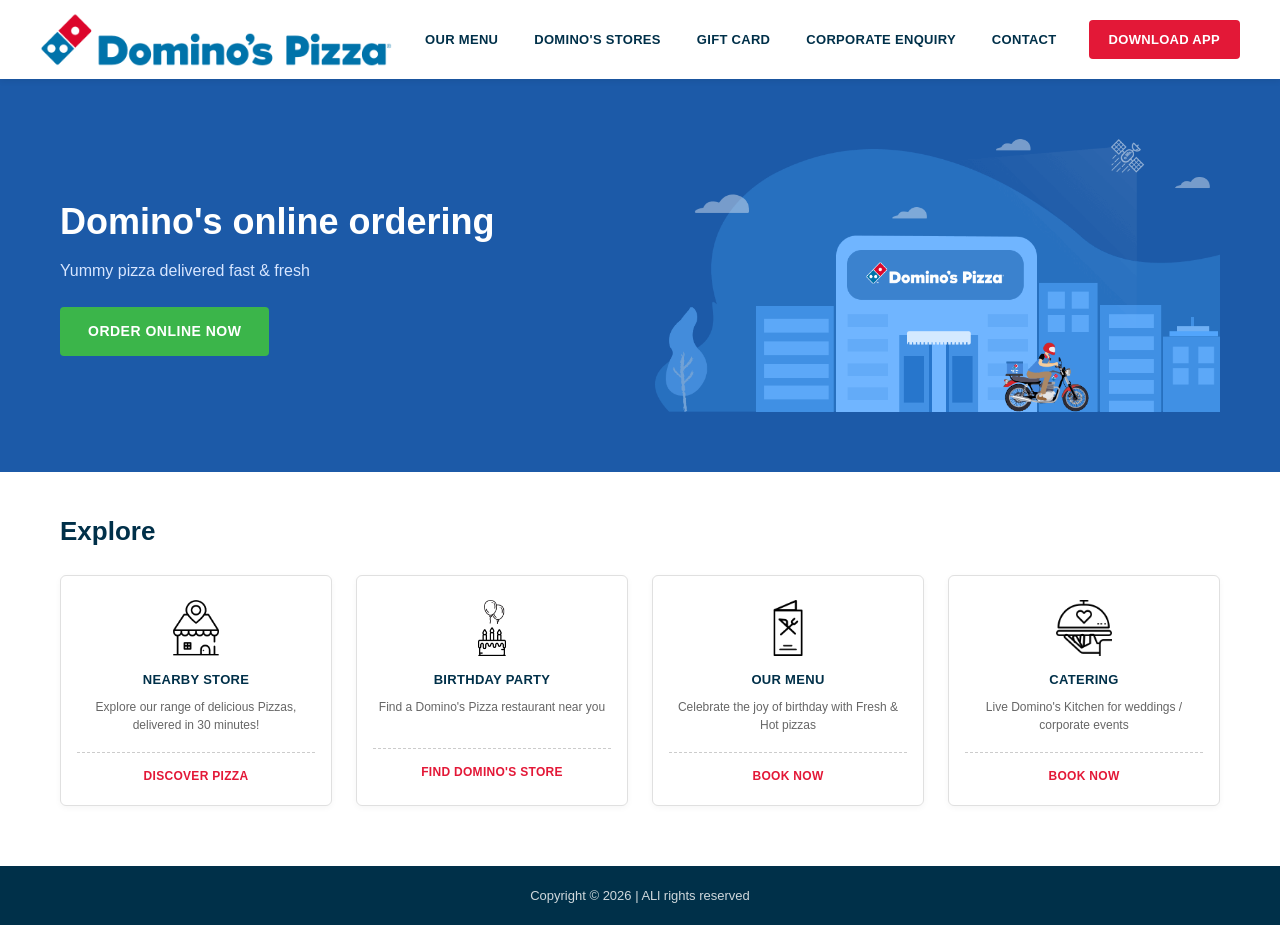
<file: Dominos-web/index.html>
<!DOCTYPE html>
<html lang="en">

<head>
    <meta charset="UTF-8">
    <meta name="viewport" content="width=device-width, initial-scale=1.0">
    <title>Domino's</title>
    <link rel="stylesheet" href="css/style.css">
</head>

<body>

    <header>
        <div class="logo">
            <img src="img/logo.png" alt="">
        </div>
        <ul>
            <li>
                <img src="img/logo.png" alt="">
                <a href="https://www.dominos.co.in/menu">OUR MENU</a>
                <a href="https://www.dominos.co.in/store-location/">DOMINO'S STORES</a>
                <a href="https://www.dominos.co.in/gift-vouchers">GIFT CARD</a>
                <a href="https://www.dominos.co.in/virtual-pizza-party">CORPORATE ENQUIRY</a>
                <a href="https://www.dominos.co.in/contact">CONTACT</a>
                <a href="https://play.google.com/store/apps/details?id=com.Dominos">Download App</a>
            </li>
        </ul>
    </header>
    <main>
        <div class="hero">
            <div class="hero-text">
                <h1>Domino's online ordering</h1>
                <p>Yummy pizza delivered fast & fresh</p>
                <a href="https://pizzaonline.dominos.co.in">ORDER ONLINE NOW</a>
            </div>
            <div class="hero-image">
                <img src="img/bg.png" alt="">
            </div>
        </div>

        <h2>Explore</h2>
        <div class="explore-grid"> 
            <span>
                <img src="img/store.png" alt="OUR MENU">
                <h3>NEARBY STORE</h3>
                <p>Explore our range of delicious Pizzas, delivered in 30 minutes!</p>
                <a href="https://www.dominos.co.in/menu">DISCOVER PIZZA</a>
            </span>
            <span>
                <img src="img/birthday.png" alt="NEARBY STORE">
                <h3>BIRTHDAY PARTY</h3>
                <p>Find a Domino's Pizza restaurant near you</p>
                <a href="https://www.dominos.co.in/store-location/">FIND DOMINO'S STORE</a>
            </span>
            <span>
                <img src="img/menu.png" alt="BIRTHDAY PARTY">
                <h3>OUR MENU</h3>
                <p>Celebrate the joy of birthday with Fresh & Hot pizzas</p>
                <a href="https://www.dominos.co.in/wedding">BOOK NOW</a>
            </span>
            <span>
                <img src="img/catering.png" alt="CATERING">
                <h3>CATERING</h3>
                <p>Live Domino's Kitchen for weddings / corporate events</p>
                <a href="https://www.dominos.co.in/wedding">BOOK NOW</a>
            </span>
        </div>
    </main>
    <footer>
        Copyright &copy; 2026 | ALl rights reserved
    </footer>
    <script src="js/script.js"></script>
</body>

</html>
</file>
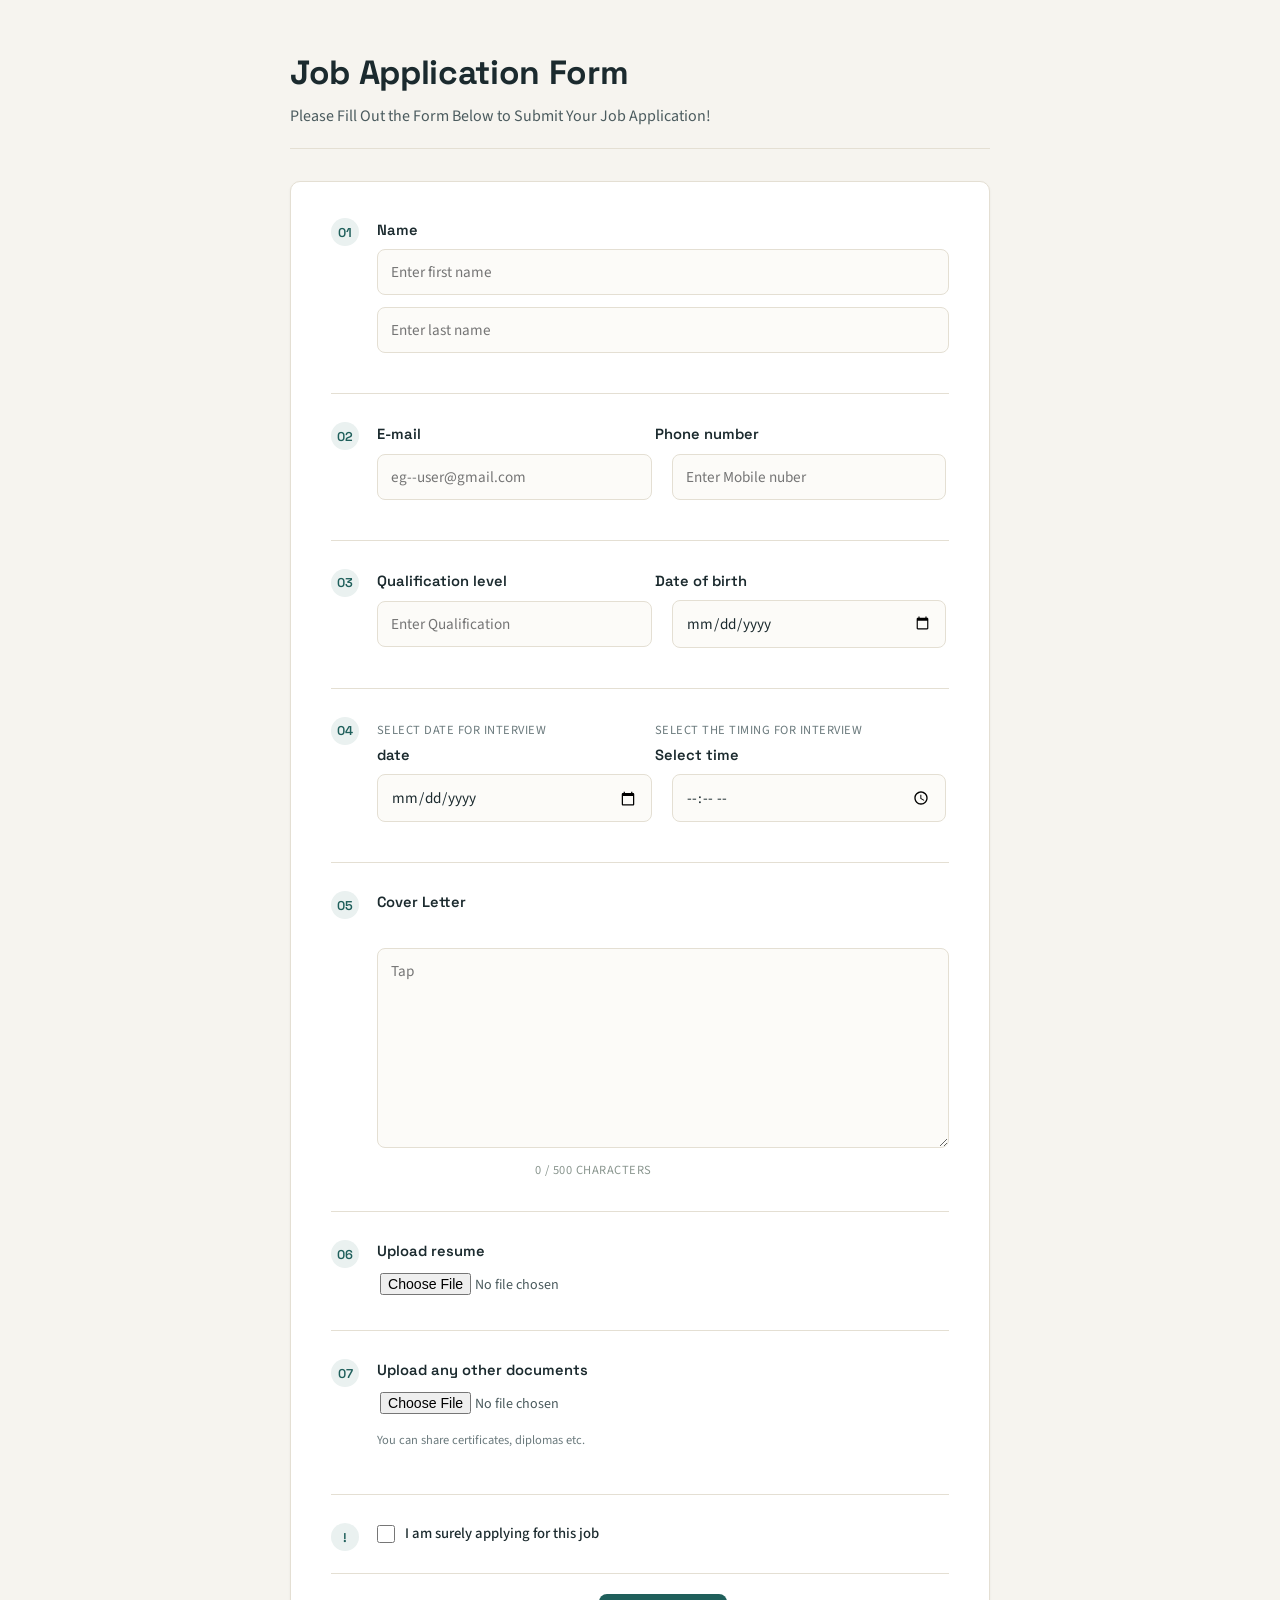
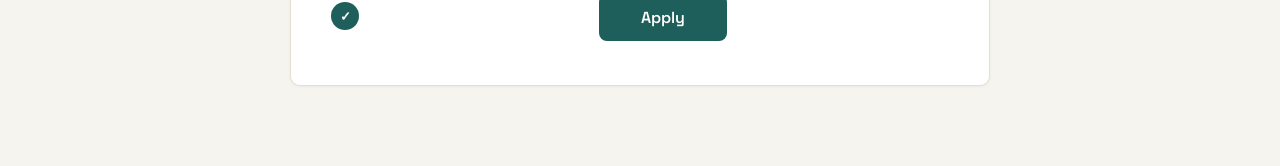
<file: Job-application-form/index.html>
<!DOCTYPE html>
<html lang="en">

<head>
    <meta charset="UTF-8">
    <meta name="viewport" content="width=device-width, initial-scale=1.0">
    <title>Job application</title>
    <link rel="stylesheet" href="css/style.css">
</head>

<body>

    <h1>Job Application Form</h1>
    <h3>Please Fill Out the Form Below to Submit Your Job Application!</h3>
    <hr>


    <form action="/none">

        <div>
            <label for="name">Name</label>
            <br>
            <input id="name" type="text" placeholder="Enter first name" required>
            <input id="name" type="text" placeholder="Enter last name" required>
        </div>

        <div>
            <span>
                <label for="email">E-mail</label>
                <label for="phn">Phone number</label>
                <!--The phonenumber should be placed up before input Mobile number block-->
                <br>
                <input type="email" id="email" placeholder="eg--user@gmail.com" required>
                <input id="phn" type="tel" maxlength="10" placeholder="Enter Mobile nuber" required>
            </span>
        </div>
        <div>
            <span>
                <label for="education">Qualification level</label>
                <label for="dob">Date of birth</label>
                <br>
                <input id="education" type="text" placeholder="Enter Qualification" required>
                <input type="date" name="dob" id="dob" required>
            </span>
        </div>
        <div>
            <span>
                <small>Select date for interview</small> <small>Select the timing for interview</small>
                <br>
                <label for="interview">date</label>
                <label for="time">Select time</label>
                <br>
                <input type="date" name="interview" id="interview" required>
                <input type="time" name="time" id="time" required>
                <br>
            </span>

        </div>
        <div>
            <span>
                <h5>Cover Letter</h5>
                <label for="type"></label>
                <textarea name="type" id="type" rows="8" placeholder="Tap" cols="45"></textarea>
            </span>
        </div>
        <div>

            <h5>Upload resume</h5>
            <label for="resume"></label>
            <input type="file" name="resume" id="resume" required>

        </div>
        <div>
            <h5>Upload any other documents</h5>
            <label for="doc"></label>
            <input type="file" name="doc" id="doc">
            <p><small>You can share certificates, diplomas etc.</small></p>
        </div>
        <div>
            <input type="checkbox" name="checkbox" id="checkbox">
            <label for="checkbox">I am surely applying for this job</label>
        </div>
        <!-- at bottom senter -->
        <div>
            <button type="submit">Apply</button>
        </div>

    </form>
    <script src="js/scripts.js"></script>
</body>
</html>
</file>
<file: Dominos-web/css/style.css>
/* Code written by AI */

* {
  margin: 0;
  padding: 0;
  box-sizing: border-box;
}

body {
  font-family: "Segoe UI", Arial, Helvetica, sans-serif;
  color: #1a1a1a;
  line-height: 1.5;
}

a {
  text-decoration: none;
  color: inherit;
}

ul {
  list-style: none;
}

img {
  max-width: 100%;
  display: block;
}

/* ============================================
   HEADER
   ============================================ */

header {
  display: flex;
  align-items: center;
  justify-content: space-between;
  padding: 12px 40px;
  background-color: #ffffff;
  box-shadow: 0 2px 6px rgba(0, 0, 0, 0.08);
  position: sticky;
  top: 0;
  z-index: 100;
  flex-wrap: wrap;
  gap: 12px;
}

header .logo img {
  height: 55px;
  width: auto;
}

header ul {
  display: flex;
  align-items: center;
  gap: 28px;
}

header ul li {
  display: flex;
  align-items: center;
  gap: 28px;
  flex-wrap: wrap;
}

header ul li img {
  display: none;
}

header ul li a {
  font-size: 13px;
  font-weight: 700;
  letter-spacing: 0.3px;
  color: #003049;
  text-transform: uppercase;
  padding: 8px 4px;
  position: relative;
  transition: color 0.2s ease;
  white-space: nowrap;
}

header ul li a::after {
  content: "";
  position: absolute;
  left: 0;
  bottom: 0;
  height: 2px;
  width: 0%;
  background-color: #e31837;
  transition: width 0.25s ease;
}

header ul li a:hover {
  color: #e31837;
}

header ul li a:hover::after {
  width: 100%;
}

header ul li a:last-child {
  background-color: #e31837;
  color: #ffffff !important;
  padding: 10px 20px;
  border-radius: 4px;
  font-size: 13px;
}

header ul li a:last-child::after {
  display: none;
}

header ul li a:last-child:hover {
  background-color: #b91229;
  color: #ffffff !important;
}

/* ============================================
   HERO — split layout: text left, illustration right
   ============================================ */

.hero {
  display: flex;
  align-items: center;
  justify-content: space-between;
  flex-wrap: wrap;
  gap: 30px;
  padding: 60px 60px;
  background-color: #1c5aa8;
  color: #ffffff;
}

.hero-text {
  flex: 1 1 380px;
}

.hero-text h1 {
  font-size: 36px;
  font-weight: 800;
  margin-bottom: 10px;
}

.hero-text p {
  font-size: 16px;
  color: #d7e6ff;
  margin-bottom: 24px;
}

.hero-text a {
  display: inline-block;
  background-color: #3bb54a;
  color: #ffffff;
  font-size: 14px;
  font-weight: 700;
  text-transform: uppercase;
  letter-spacing: 0.5px;
  padding: 14px 28px;
  border-radius: 4px;
  transition: background-color 0.2s ease, transform 0.2s ease;
}

.hero-text a:hover {
  background-color: #2f9a3c;
  transform: translateY(-2px);
}

.hero-image {
  flex: 1 1 380px;
  display: flex;
  justify-content: center;
}

.hero-image img {
  max-width: 100%;
  height: auto;
}

/* ============================================
   EXPLORE SECTION — bordered cards in a row
   ============================================ */

main h2 {
  font-size: 26px;
  font-weight: 800;
  color: #003049;
  margin: 40px 0 24px 60px;
}

.explore-grid {
  display: grid;
  grid-template-columns: repeat(4, minmax(200px, 1fr));
  gap: 24px;
  width: 100%;
  max-width: 1300px;
  margin: 0 auto 60px;
  padding: 0 60px;
}

main span {
  display: flex;
  flex-direction: column;
  align-items: center;
  text-align: center;
  background-color: #ffffff;
  border: 1px solid #e0e0e0;
  border-radius: 6px;
  padding: 24px 16px 20px;
  box-shadow: 0 2px 6px rgba(0, 0, 0, 0.04);
  transition: box-shadow 0.2s ease, transform 0.2s ease;
}

main span:hover {
  box-shadow: 0 6px 16px rgba(0, 0, 0, 0.1);
  transform: translateY(-4px);
}

main span img {
  width: 56px;
  height: 56px;
  object-fit: contain;
  margin-bottom: 14px;
}

main span h3 {
  font-size: 13px;
  font-weight: 700;
  letter-spacing: 0.3px;
  color: #003049;
  margin-bottom: 8px;
}

main span p {
  font-size: 12px;
  color: #666;
  margin-bottom: 18px;
  min-height: 32px;
}

main span a {
  width: 100%;
  padding-top: 14px;
  border-top: 1px dashed #cccccc;
  font-size: 12px;
  font-weight: 700;
  letter-spacing: 0.3px;
  color: #e31837;
  text-transform: uppercase;
  transition: color 0.2s ease;
}

main span a:hover {
  color: #b91229;
}

/* ============================================
   FOOTER
   ============================================ */

footer {
  text-align: center;
  padding: 20px;
  background-color: #003049;
  color: #cfd8dc;
  font-size: 13px;
}

/* ============================================
   RESPONSIVE
   ============================================ */

@media (max-width: 900px) {
  header {
    padding: 12px 20px;
  }

  .hero {
    padding: 40px 24px;
    text-align: center;
    justify-content: center;
  }

  .hero-text {
    text-align: center;
  }

  main h2 {
    margin-left: 24px;
  }

  .explore-grid {
    grid-template-columns: repeat(2, minmax(160px, 1fr));
    padding: 0 24px;
  }
}

@media (max-width: 480px) {
  header ul li a {
    font-size: 12px;
  }

  .hero-text h1 {
    font-size: 28px;
  }

  .explore-grid {
    grid-template-columns: 1fr;
  }
}

header.scrolled {
  box-shadow: 0 4px 12px rgba(0, 0, 0, 0.15);
}
</file>
<file: Job-application-form/css/style.css>
/* ==========================================================================
   Job Application Form — Stylesheet
   Palette:
     --ink:      #1B2A2E  (near-black teal, headings/body text)
     --paper:    #F6F4EF  (warm ivory page background)
     --card:     #FFFFFF  (form card background)
     --teal:     #1F5F5B  (primary accent — buttons, focus, step markers)
     --gold:     #C98A3E  (secondary accent — required marks, hover)
     --line:     #E4DFD3  (hairline borders/dividers)
   Type:
     Display/labels: 'Space Grotesk' (geometric, confident)
     Body/inputs:    'Source Sans 3' (clean, highly readable in forms)
   ========================================================================== */


@import url('https://fonts.googleapis.com/css2?family=Space+Grotesk:wght@500;600;700&family=Source+Sans+3:wght@400;500;600&display=swap');


:root {
    --ink: #1B2A2E;
    --paper: #F6F4EF;
    --card: #FFFFFF;
    --teal: #1F5F5B;
    --teal-dark: #143F3C;
    --gold: #C98A3E;
    --line: #E4DFD3;
    --error: #B3432B;
    --radius: 10px;
}


* {
    box-sizing: border-box;
}


body {
    margin: 0;
    padding: 48px 20px 80px;
    background: var(--paper);
    color: var(--ink);
    font-family: 'Source Sans 3', system-ui, sans-serif;
    line-height: 1.5;
}


/* ---------- Header ---------- */


h1 {
    font-family: 'Space Grotesk', sans-serif;
    font-weight: 700;
    font-size: 2.1rem;
    letter-spacing: -0.01em;
    max-width: 700px;
    margin: 0 auto 6px;
    color: var(--ink);
}


h3 {
    max-width: 700px;
    margin: 0 auto 20px;
    font-family: 'Source Sans 3', sans-serif;
    font-weight: 400;
    font-size: 1rem;
    color: #4B5B5E;
}


hr {
    max-width: 700px;
    margin: 0 auto 32px;
    border: none;
    border-top: 1px solid var(--line);
}


/* ---------- Form card ---------- */


form {
    max-width: 700px;
    margin: 0 auto;
    background: var(--card);
    border: 1px solid var(--line);
    border-radius: var(--radius);
    padding: 8px 40px 40px;
    box-shadow: 0 1px 3px rgba(27, 42, 46, 0.05);
}


/* Each direct div is one step of the application process */
form > div {
    position: relative;
    padding: 28px 0 28px 46px;
    border-bottom: 1px solid var(--line);
    counter-increment: step;
}


form > div:last-of-type {
    border-bottom: none;
    padding-bottom: 4px;
}


form {
    counter-reset: step;
}


form > div::before {
    content: counter(step, decimal-leading-zero);
    position: absolute;
    left: 0;
    top: 28px;
    font-family: 'Space Grotesk', sans-serif;
    font-weight: 600;
    font-size: 0.8rem;
    color: var(--teal);
    background: #EAF1F0;
    width: 28px;
    height: 28px;
    border-radius: 50%;
    display: flex;
    align-items: center;
    justify-content: center;
}


/* The submit button div shouldn't get a step number */
form > div:has(button)::before {
    content: "✓";
    background: var(--teal);
    color: #fff;
}


form > div:has(button) {
    border-bottom: none;
    padding-top: 20px;
}


/* ---------- Labels & small text ---------- */


label {
    font-family: 'Space Grotesk', sans-serif;
    font-weight: 600;
    font-size: 0.92rem;
    color: var(--ink);
    display: inline-block;
    margin-bottom: 8px;
}


span > label {
    width: 48%;
    display: inline-block;
}


h5 {
    font-family: 'Space Grotesk', sans-serif;
    font-size: 0.92rem;
    font-weight: 600;
    margin: 0 0 10px;
    color: var(--ink);
}


small {
    display: inline-block;
    width: 48%;
    color: #6B7A7D;
    font-size: 0.78rem;
    text-transform: uppercase;
    letter-spacing: 0.04em;
    margin-bottom: 4px;
}


p small {
    display: block;
    width: auto;
    text-transform: none;
    letter-spacing: normal;
    margin-top: 6px;
    color: #6B7A7D;
}


/* ---------- Inputs ---------- */


input[type="text"],
input[type="email"],
input[type="tel"],
input[type="date"],
input[type="time"],
textarea {
    width: 100%;
    padding: 11px 13px;
    margin-bottom: 12px;
    border: 1px solid var(--line);
    border-radius: 8px;
    font-family: 'Source Sans 3', sans-serif;
    font-size: 0.95rem;
    color: var(--ink);
    background: #FCFBF8;
    transition: border-color 0.15s ease, box-shadow 0.15s ease;
}


/* two-up fields (first/last name, email/phone, qualification/dob, interview date/time) */
/* Only target inputs that are direct children of span elements */
span > input[type="text"],
span > input[type="email"],
span > input[type="tel"],
span > input[type="date"],
span > input[type="time"] {
    width: 48%;
    display: inline-block;
    margin-right: 3%;
}


/* Remove margin from the second input in each pair */
span > input[type="text"]:nth-of-type(2),
span > input[type="email"]:nth-of-type(2),
span > input[type="tel"]:nth-of-type(2),
span > input[type="date"]:nth-of-type(2),
span > input[type="time"]:nth-of-type(2) {
    margin-right: 0;
}


input:focus,
textarea:focus {
    outline: none;
    border-color: var(--teal);
    box-shadow: 0 0 0 3px rgba(31, 95, 91, 0.12);
    background: #fff;
}


input:invalid.touched,
textarea:invalid.touched {
    border-color: var(--error);
}


input[type="file"] {
    font-family: 'Source Sans 3', sans-serif;
    font-size: 0.88rem;
    color: #4B5B5E;
}


textarea {
    resize: vertical;
    min-height: 90px;
}


/* file name preview text, added by JS */
.file-chosen {
    display: block;
    margin-top: 6px;
    font-size: 0.82rem;
    color: var(--teal-dark);
    font-weight: 500;
}


/* character counter for cover letter */
.char-count {
    display: block;
    text-align: right;
    font-size: 0.78rem;
    color: #8A968F;
    margin-top: -6px;
}


/* ---------- Checkbox row ---------- */


div:has(#checkbox) {
    display: flex;
    align-items: center;
    gap: 10px;
    padding-left: 46px;
}


div:has(#checkbox)::before {
    content: "!";
}


input#checkbox {
    width: 18px;
    height: 18px;
    accent-color: var(--teal);
    margin: 0;
}


div:has(#checkbox) label {
    margin-bottom: 0;
    font-weight: 500;
    font-family: 'Source Sans 3', sans-serif;
}


/* ---------- Button ---------- */


div:has(button) {
    text-align: center;
}


button[type="submit"] {
    font-family: 'Space Grotesk', sans-serif;
    font-weight: 600;
    font-size: 1rem;
    color: #fff;
    background: var(--teal);
    border: none;
    padding: 13px 42px;
    border-radius: 8px;
    cursor: pointer;
    transition: background 0.15s ease, transform 0.1s ease;
}


button[type="submit"]:hover {
    background: var(--teal-dark);
}


button[type="submit"]:active {
    transform: translateY(1px);
}


button[type="submit"]:focus-visible {
    outline: 2px solid var(--gold);
    outline-offset: 2px;
}


/* ---------- Inline validation message ---------- */


.field-error {
    display: block;
    color: var(--error);
    font-size: 0.78rem;
    margin: -8px 0 10px;
}


/* ---------- Success banner ---------- */


.success-banner {
    max-width: 700px;
    margin: 0 auto 20px;
    background: #EAF1F0;
    border: 1px solid var(--teal);
    color: var(--teal-dark);
    padding: 14px 18px;
    border-radius: 8px;
    font-family: 'Source Sans 3', sans-serif;
    font-size: 0.95rem;
    display: none;
}


.success-banner.visible {
    display: block;
}


/* ---------- Responsive ---------- */


@media (max-width: 600px) {
    form {
        padding: 8px 20px 32px;
    }

    span > label,
    small,
    span > input {
        width: 100%;
        margin-right: 0;
    }

    form > div {
        padding-left: 40px;
    }
}


@media (prefers-reduced-motion: reduce) {
    * {
        transition: none !important;
    }
}
</file>
